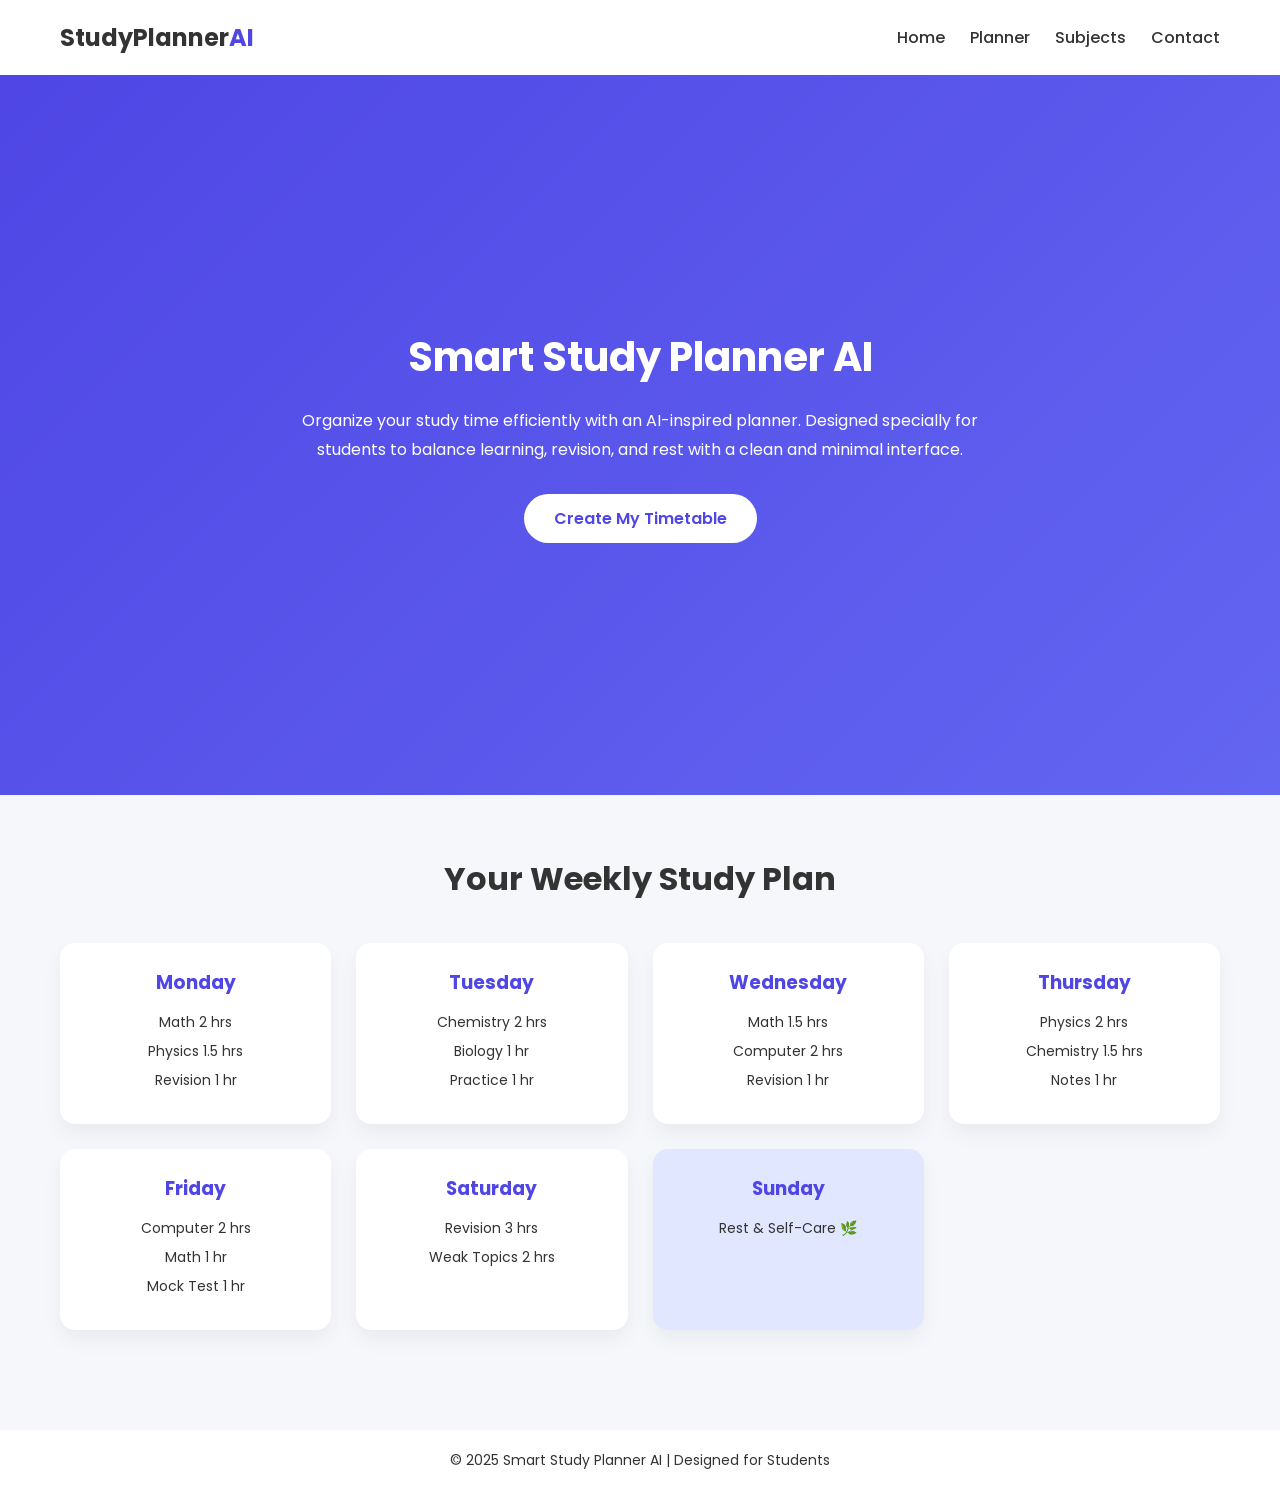
<file: codesoft task for  practices/task-2-landing page/index.html>
<!DOCTYPE html>
<html lang="en">
<head>
    <meta charset="UTF-8">
    <title>Smart Study Planner AI</title>
    <link rel="stylesheet" href="style.css">
    <link href="https://fonts.googleapis.com/css2?family=Poppins:wght@300;400;600&display=swap" rel="stylesheet">
</head>
<body>


<nav class="navbar">
    <h1>StudyPlanner<span>AI</span></h1>
    <ul>
        <li><a href="#">Home</a></li>
        <li><a href="#">Planner</a></li>
        <li><a href="#">Subjects</a></li>
        <li><a href="C:\Users\Bala\OneDrive\Desktop\codesoft task for Arrshan\task-2-landing page\contact.html">Contact</a></li>
    </ul>
</nav>


<section class="hero">
    <div class="hero-content">
        <h2>Smart Study Planner AI</h2>
        <p>
            Organize your study time efficiently with an AI-inspired planner.
            Designed specially for students to balance learning, revision,
            and rest with a clean and minimal interface.
        </p>
        <button>Create My Timetable</button>
    </div>
</section>


<section class="planner">
    <h2>Your Weekly Study Plan</h2>

    <div class="timetable">
        <div class="day">
            <h3>Monday</h3>
            <p>Math  2 hrs</p>
            <p>Physics  1.5 hrs</p>
            <p>Revision 1 hr</p>
        </div>

        <div class="day">
            <h3>Tuesday</h3>
            <p>Chemistry  2 hrs</p>
            <p>Biology 1 hr</p>
            <p>Practice 1 hr</p>
        </div>

        <div class="day">
            <h3>Wednesday</h3>
            <p>Math 1.5 hrs</p>
            <p>Computer  2 hrs</p>
            <p>Revision 1 hr</p>
        </div>

        <div class="day">
            <h3>Thursday</h3>
            <p>Physics  2 hrs</p>
            <p>Chemistry  1.5 hrs</p>
            <p>Notes  1 hr</p>
        </div>

        <div class="day">
            <h3>Friday</h3>
            <p>Computer  2 hrs</p>
            <p>Math  1 hr</p>
            <p>Mock Test 1 hr</p>
        </div>

        <div class="day">
            <h3>Saturday</h3>
            <p>Revision 3 hrs</p>
            <p>Weak Topics  2 hrs</p>
        </div>

        <div class="day rest">
            <h3>Sunday</h3>
            <p>Rest & Self-Care 🌿</p>
        </div>
    </div>
</section>


<footer>
    <p>© 2025 Smart Study Planner AI | Designed for Students</p>
</footer>

</body>
</html>
</file>
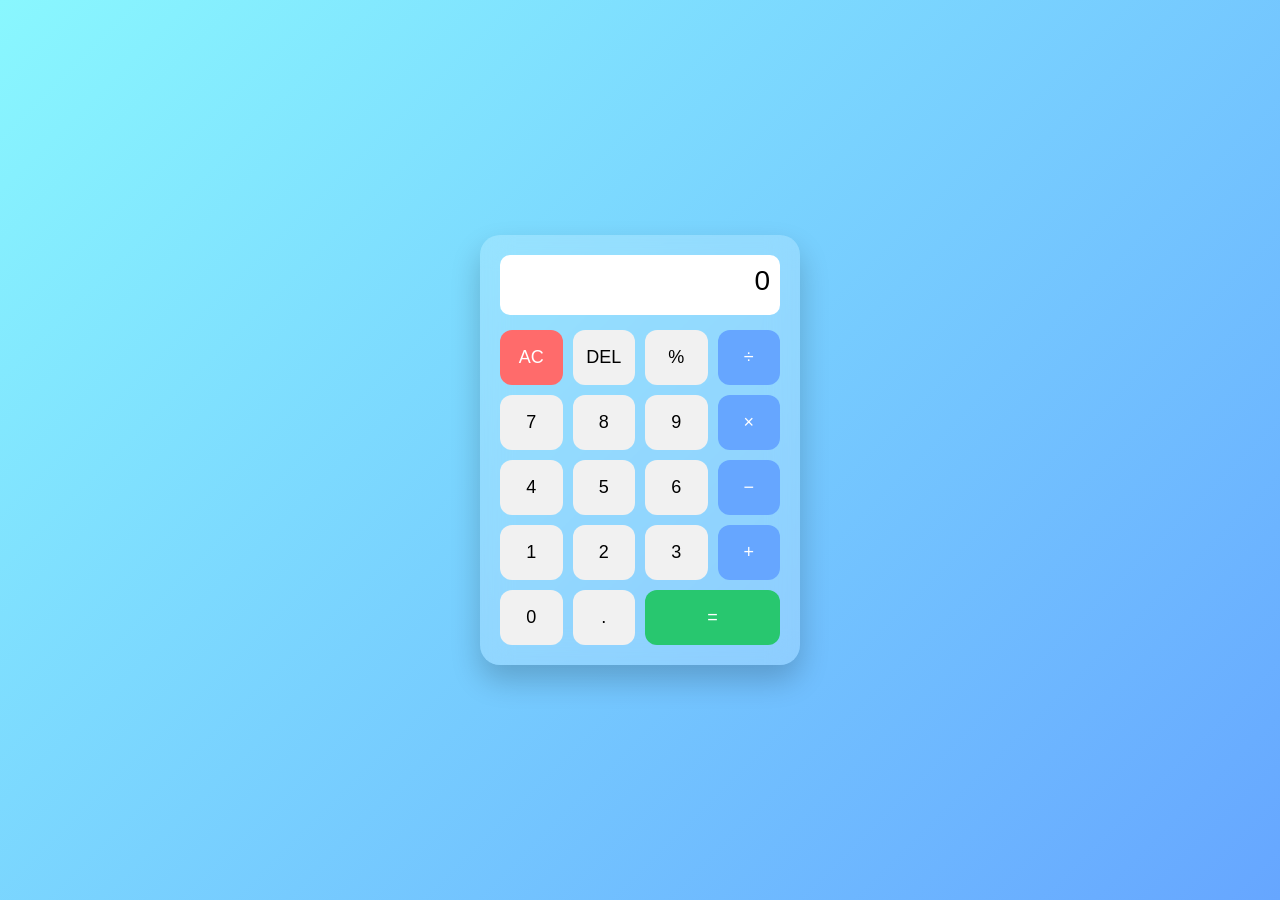
<file: codesoft task for  practices/task-3-calculator/index.html>
<!DOCTYPE html>
<html lang="en">
<head>
    <meta charset="UTF-8">
    <title>Simple Calculator</title>
    <link rel="stylesheet" href="style.css">
</head>
<body>

<div class="calculator">
    <div class="display" id="display">0</div>

    <div class="buttons">
        <button class="clear" onclick="clearDisplay()">AC</button>
        <button onclick="deleteLast()">DEL</button>
        <button onclick="appendValue('%')">%</button>
        <button class="operator" onclick="appendValue('/')">÷</button>

        <button onclick="appendValue('7')">7</button>
        <button onclick="appendValue('8')">8</button>
        <button onclick="appendValue('9')">9</button>
        <button class="operator" onclick="appendValue('*')">×</button>

        <button onclick="appendValue('4')">4</button>
        <button onclick="appendValue('5')">5</button>
        <button onclick="appendValue('6')">6</button>
        <button class="operator" onclick="appendValue('-')">−</button>

        <button onclick="appendValue('1')">1</button>
        <button onclick="appendValue('2')">2</button>
        <button onclick="appendValue('3')">3</button>
        <button class="operator" onclick="appendValue('+')">+</button>

        <button onclick="appendValue('0')">0</button>
        <button onclick="appendValue('.')">.</button>
        <button class="equal" onclick="calculate()">=</button>
    </div>
</div>

   <script src="main.js"></script>

</body>
</html>
</file>
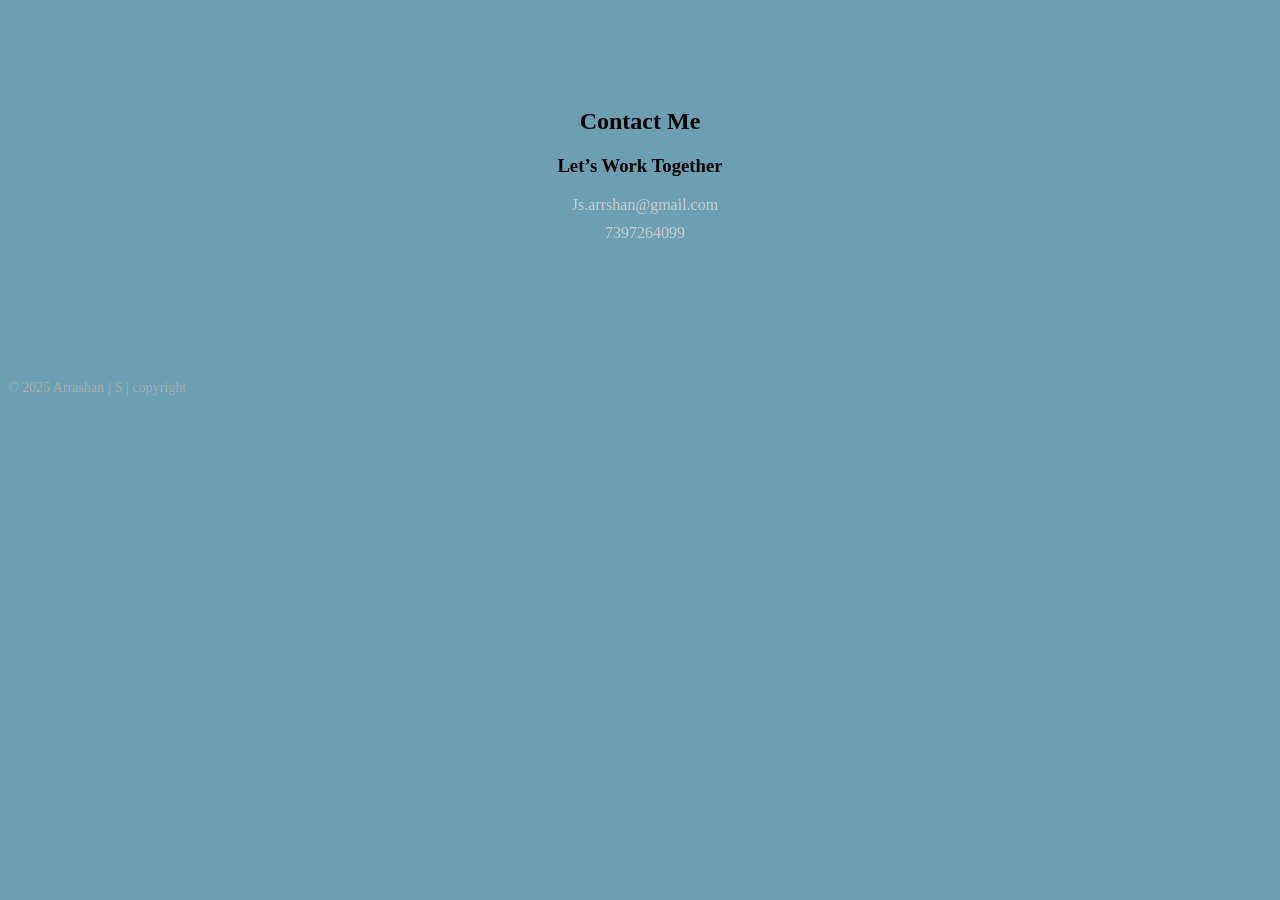
<file: codesoft task for  practices/task-2-landing page/contact.html>
<!DOCTYPE html>
<html lang="en">
<head>
    <meta charset="UTF-8">
    <meta name="viewport" content="width=device-width, initial-scale=1.0">
    <title>contact</title>
</head>
<body>
    <style>
        body{
            background: #6c9eb4;
        }
        .contact-details p{
    margin:10px 0;
    color:#ccc;
   
}

.contact-details i{
    color:#00f7ff;
    margin-right:10px;
}
.contact{
    padding:80px 40px;
    text-align:center;
}

.social-icons a{
    font-size:30px;
    margin:15px;
    color:white;
    transition:0.3s;
}

.social-icons a:hover{
    color:#38bdf8;
    transform:scale(1.2);
}

.footer p {
    color: #aaa;
    font-size: 14px;
}
    </style>
    <section id="contact" class="contact">
    <h2>Contact Me</h2>
    <div class="social-icons">
        <h3> Let’s Work Together</h3>
          <div class="contact-details">
                <p><i class="fa-solid fa-envelope"></i> Js.arrshan@gmail.com</p>
                <p><i class="fa-solid fa-phone"></i> 7397264099</p>
            </div>
        <a href="#"><i class="fab fa-instagram"></i></a>
        <a href="#"><i class="fab fa-facebook"></i></a>
        <a href="#"><i class="fab fa-linkedin"></i></a>
    </div>
</section>
<footer class="footer">
    <p>© 2025 Arrashan j S | copyright</p>
</footer>

    
</body>
</html>
</file>
<file: codesoft task for  practices/task-2-landing page/style.css>
* {
    margin: 0;
    padding: 0;
    box-sizing: border-box;
    font-family: 'Poppins', sans-serif;
}

body {
    background: #f5f7fb;
    color: #333;
}


.navbar {
    display: flex;
    justify-content: space-between;
    align-items: center;
    padding: 20px 60px;
    background: #ffffff;
    box-shadow: 0 4px 10px rgba(0,0,0,0.05);
}

.navbar h1 {
    font-size: 24px;
}

.navbar span {
    color: #4f46e5;
}

.navbar ul {
    list-style: none;
    display: flex;
}

.navbar ul li {
    margin-left: 25px;
}

.navbar ul li a {
    text-decoration: none;
    color: #333;
    font-weight: 500;
}


.hero {
    height: 80vh;
    display: flex;
    align-items: center;
    justify-content: center;
    background: linear-gradient(135deg, #4f46e5, #6366f1);
    color: white;
    text-align: center;
    padding: 20px;
}

.hero-content {
    max-width: 700px;
}

.hero h2 {
    font-size: 40px;
    margin-bottom: 20px;
}

.hero p {
    font-size: 16px;
    line-height: 1.8;
    margin-bottom: 30px;
}

.hero button {
    padding: 12px 30px;
    border: none;
    border-radius: 30px;
    background: #ffffff;
    color: #4f46e5;
    font-size: 16px;
    font-weight: 600;
    cursor: pointer;
}


.planner {
    padding: 60px;
    text-align: center;
}

.planner h2 {
    font-size: 32px;
    margin-bottom: 40px;
}

.timetable {
    display: grid;
    grid-template-columns: repeat(auto-fit, minmax(220px, 1fr));
    gap: 25px;
}

.day {
    background: white;
    padding: 25px;
    border-radius: 15px;
    box-shadow: 0 10px 20px rgba(0,0,0,0.05);
    transition: transform 0.3s;
}

.day:hover {
    transform: translateY(-5px);
}

.day h3 {
    color: #4f46e5;
    margin-bottom: 15px;
}

.day p {
    font-size: 14px;
    margin-bottom: 8px;
}

.rest {
    background: #e0e7ff;
}


footer {
    text-align: center;
    padding: 20px;
    background: #ffffff;
    margin-top: 40px;
    font-size: 14px;
}

.contact-details p{
    margin:10px 0;
    color:#ccc;
   
}

.contact-details i{
    color:#00f7ff;
    margin-right:10px;
}
.contact{
    padding:80px 40px;
    text-align:center;
}

.social-icons a{
    font-size:30px;
    margin:15px;
    color:white;
    transition:0.3s;
}

.social-icons a:hover{
    color:#38bdf8;
    transform:scale(1.2);
}

.footer p {
    color: #aaa;
    font-size: 14px;
}
</file>
<file: codesoft task for  practices/task-3-calculator/style.css>
* {
    margin: 0;
    padding: 0;
    box-sizing: border-box;
    font-family: 'Segoe UI', sans-serif;
    }

 body {
    height: 100vh;
     display: flex;
    justify-content: center;
     align-items: center;
    background: linear-gradient(135deg, #89f7fe, #66a6ff); }
       
 .calculator {
     width: 320px;
    background: rgba(255, 255, 255, 0.2);
    backdrop-filter: blur(15px);
    border-radius: 20px;
    padding: 20px;
    box-shadow: 0 15px 30px rgba(0,0,0,0.2); }

.display {
     width: 100%;
    height: 60px;
    background: #ffffff;
    border-radius: 10px;
    text-align: right;
    font-size: 28px;
    padding: 10px;
    margin-bottom: 15px;
    overflow-x: auto;  }

 .buttons {
            display: grid;
            grid-template-columns: repeat(4, 1fr);
            gap: 10px;
        }      

 button {
    height: 55px;
    font-size: 18px;
    border: none;
    border-radius: 12px;
    cursor: pointer;
    background: #f1f1f1;
    transition: 0.2s;
    }       
button:hover {
   background: #ddd;
        }

.operator {
     background: #66a6ff;
      color: white;
        }

.operator:hover {
     background: #4a8fe7;
        }

.equal {
     background: #28c76f;
     color: white;
     grid-column: span 2;
        }

.equal:hover {
      background: #20b861;
        }

.clear {
    background: #ff6b6b;
      color: white;
        }

.clear:hover {
    background: #e25555;
        }
</file>
